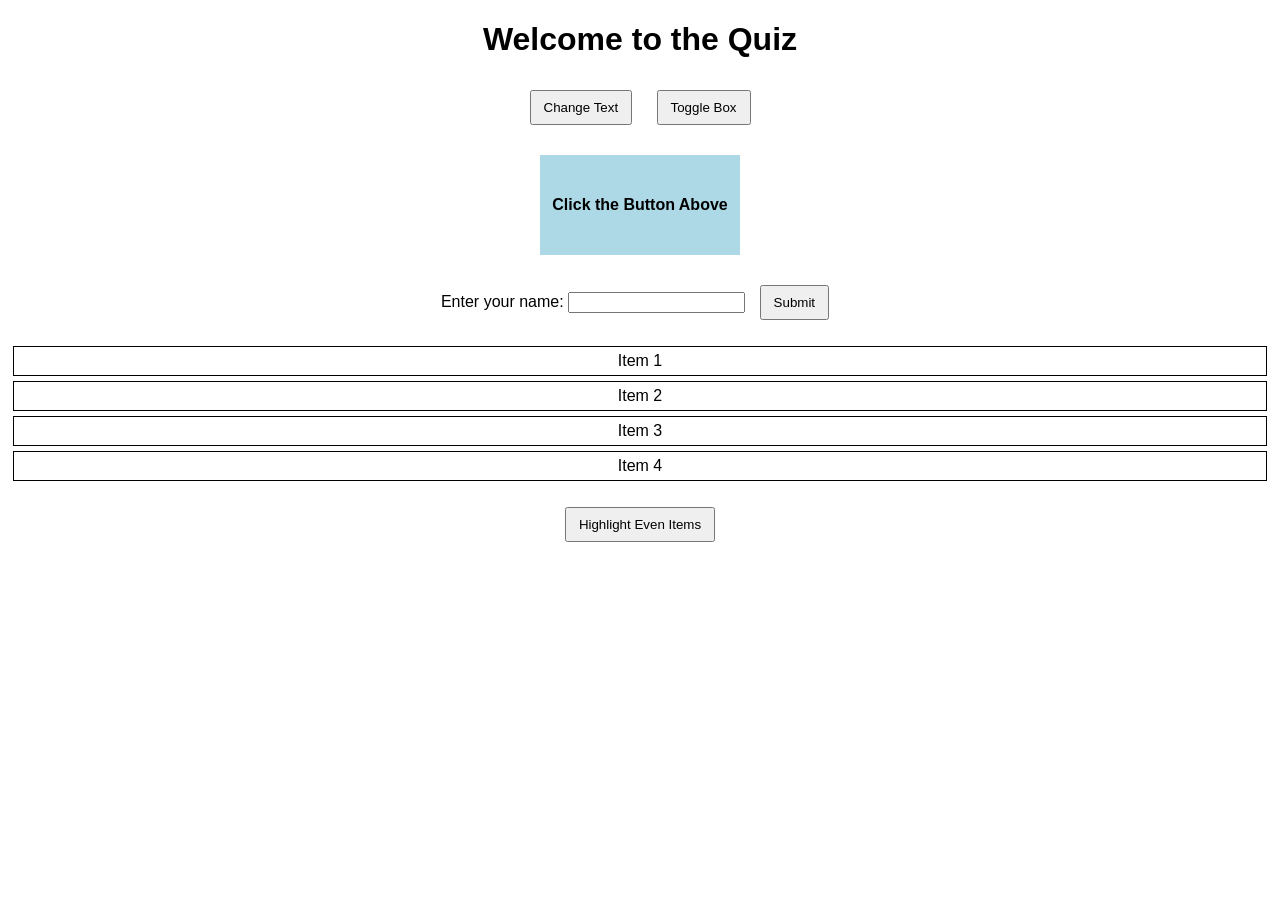
<file: Class Activity 2/index.html>
<!DOCTYPE html>
<html lang="en">
<head>
    <meta charset="UTF-8">
    <meta name="viewport" content="width=device-width, initial-scale=1.0">
    <title>JavaScript Quiz</title>
    <link rel="stylesheet" href="style.css">
</head>
<body>

    <h1 id="title">Welcome to the Quiz</h1>

    <button id="changeText">Change Text</button>
    <button id="toggleBox">Toggle Box</button>
    

    <div class="box" id="box">Click the Button Above</div>

    <form id="userForm">
        <label for="username">Enter your name:</label>
        <input type="text" id="username">
        <button type="submit" id="submitButton">Submit</button>
    </form>

    <p id="message"></p>

    <ul id="itemList">
        <li>Item 1</li>
        <li>Item 2</li>
        <li>Item 3</li>
        <li>Item 4</li>
    </ul>
    <button id="highlightItems">Highlight Even Items</button>

    <script src="script.js"></script>
</body>
</html>
</file>
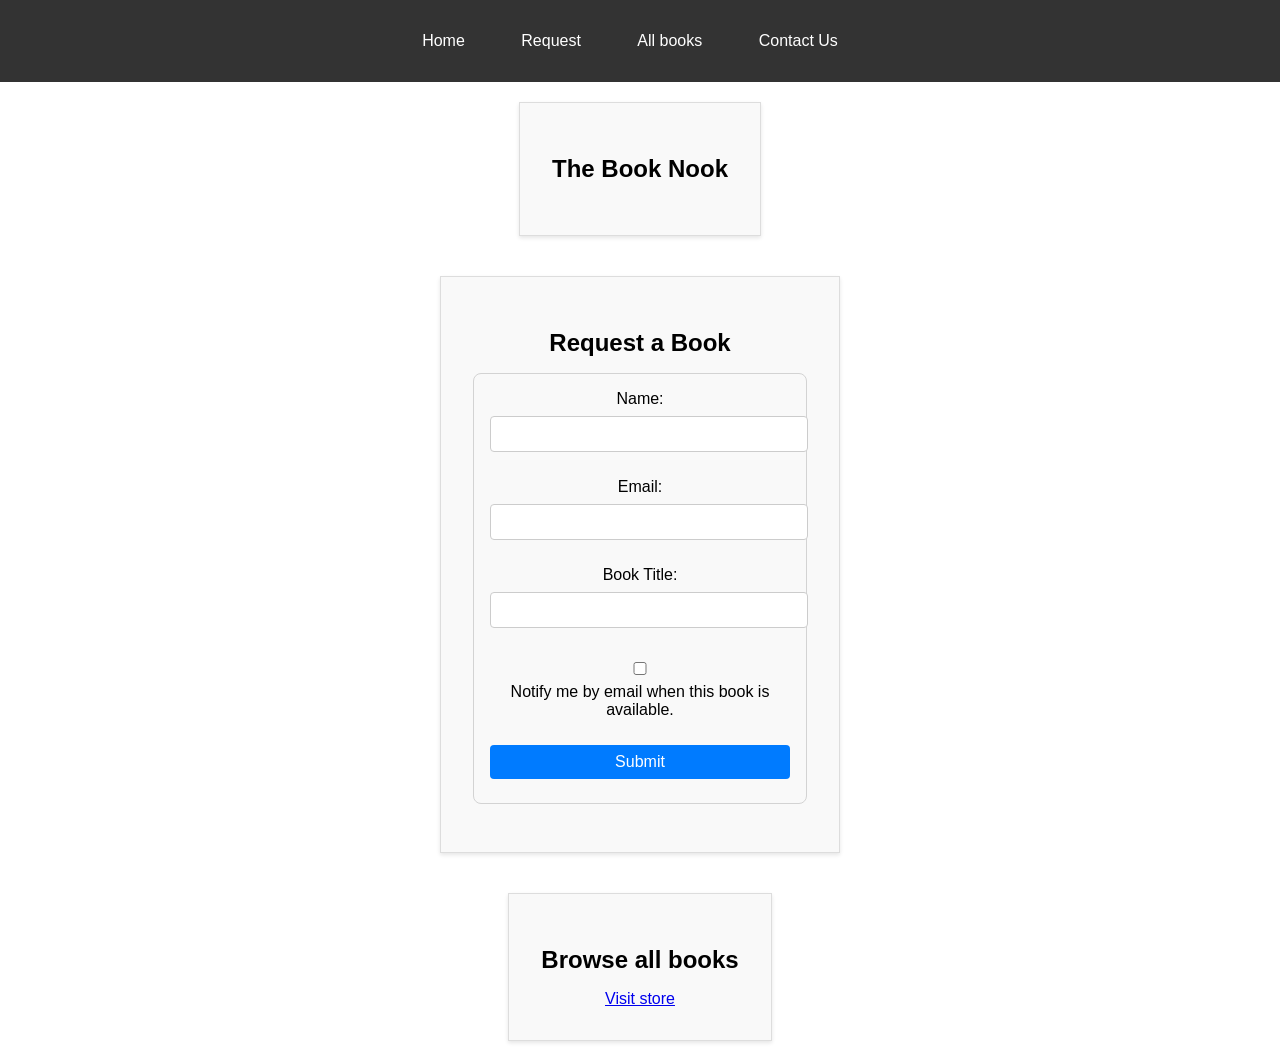
<file: Class Activities/bookstore.html>
<!DOCTYPE html>
<html lang="en">
<link rel="stylesheet" href="bookstore.css">

<head>
    <meta charset="UTF-8">
    <meta name="viewport" content="width=device-width, initial-scale=1.0">
    <title>Online Bookstore</title>
    <style>
        body {
            font-family: Arial, sans-serif;
        }
        nav ul {
            list-style-type: none;
            padding: 0;
        }
        nav ul li {
            display: inline;
            margin-right: 20px;
        }
        section {
            margin: 20px 0;
        }
    </style>
</head>
<body>
    <nav>
        <ul>
            <li><a href="#home">Home</a></li>
            <li><a href="#request">Request</a></li>
            <li><a href="#browse">All books</a></li>
            <li><a href="mailto:contact@bookstore.com">Contact Us</a></li>
        </ul>
    </nav>

    <section id="home">
        <h1>The Book Nook</h1>
    </section>

    <section id="request">
        <h2>Request a Book</h2>
        <form>
            <label for="name">Name:</label>
            <input type="text" id="name" name="name" required><br><br>
            <label for="email">Email:</label>
            <input type="email" id="email" name="email" required><br><br>
            <label for="book-title">Book Title:</label>
            <input type="text" id="book-title" name="book-title" required><br><br>
            <label for="notify">
                <input type="checkbox" id="notify" name="notify">
                Notify me by email when this book is available.
            </label><br><br>
            <button type="submit">Submit</button>
        </form>
    </section>

    <section id="browse">
        <h2>Browse all books</h2>
        <a href="https://www.libertybooks.com" target="_blank">Visit store</a>
    </section>
</body>
</html>
</file>
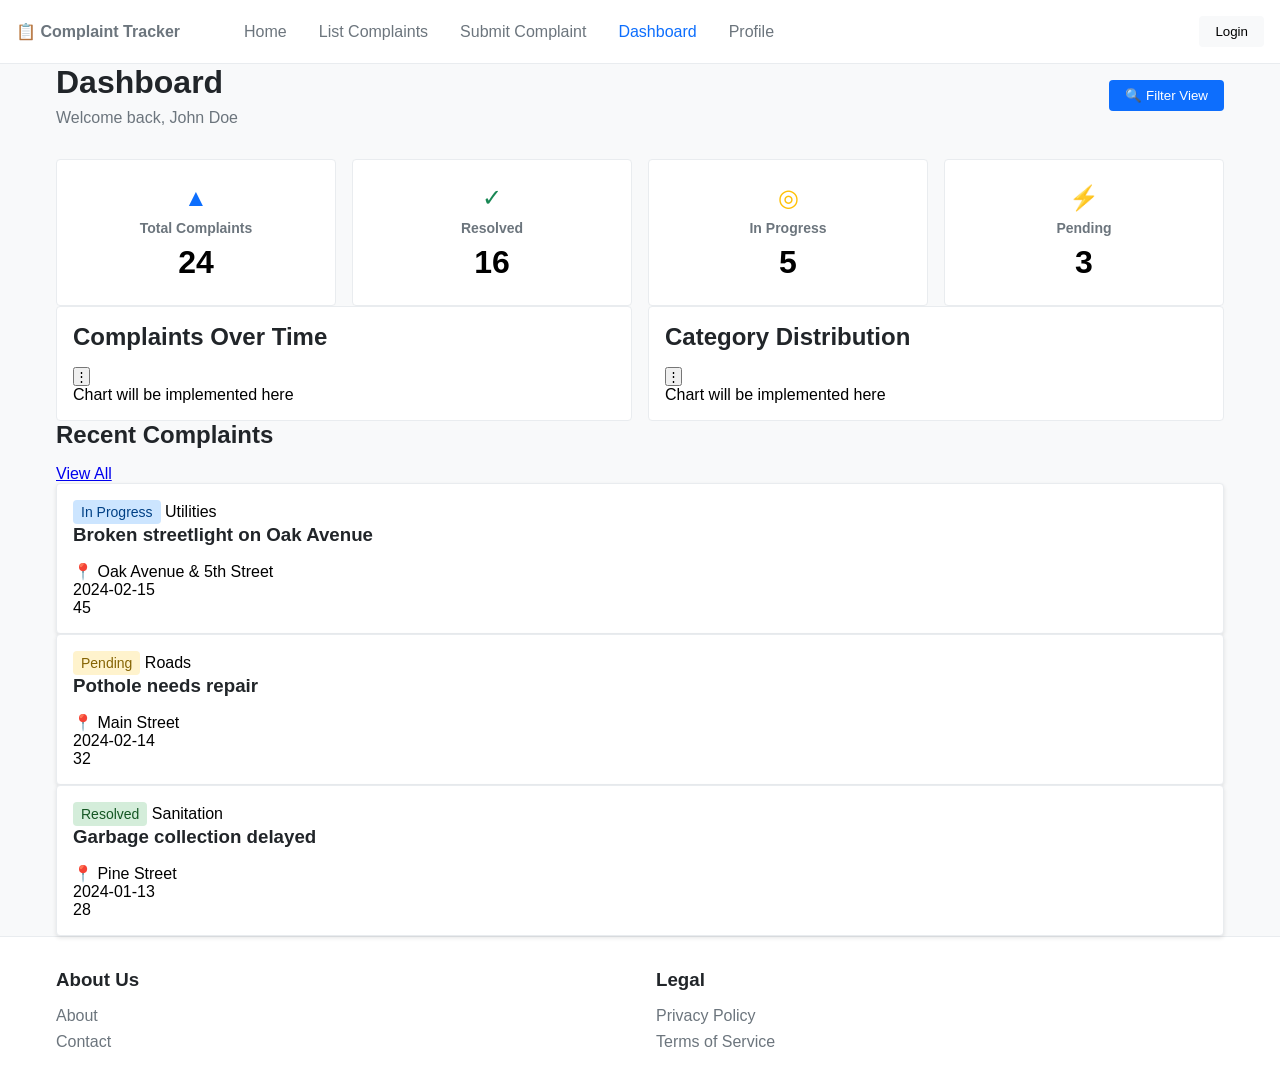
<file: Project/CSS_HTML/dashboard.html>
<!DOCTYPE html>
<html lang="en">
  <head>
    <!-- Meta information and linking to external stylesheet -->
    <meta charset="UTF-8" />
    <meta name="viewport" content="width=device-width, initial-scale=1.0" />
    <title>Dashboard - Complaint Tracker</title>
    <link rel="stylesheet" href="styles.css" />
  </head>
  <body>
    <!-- Header section with navigation links -->
    <header class="header">
      <nav class="nav">
        <!-- Logo and navigation links -->
        <a href="homepage.html" class="logo">📋 Complaint Tracker</a>
        <a href="homepage.html">Home</a>
        <a href="ListComplaints.html">List Complaints</a>
        <a href="submit.html">Submit Complaint</a>
        <a href="dashboard.html" class="active">Dashboard</a>
        <a href="profile.html">Profile</a>
        <!-- Login button -->
        <button class="login-btn">Login</button>
      </nav>
    </header>

    <!-- Main content section for dashboard -->
    <main class="main-content">
      <!-- Dashboard header with welcome message and filter button -->
      <div class="dashboard-header">
        <div class="title-section">
          <!-- Page title and greeting message -->
          <h1>Dashboard</h1>
          <p>Welcome back, John Doe</p>
        </div>
        <!-- Filter view button -->
        <button class="filter-btn">🔍 Filter View</button>
      </div>

      <!-- Statistics grid showing key data points -->
      <div class="stats-grid">
        <!-- Each stat card shows a key metric -->
        <div class="stat-card total">
          <span class="stat-icon">▲</span>
          <h3>Total Complaints</h3>
          <p class="number">24</p>
        </div>
        <div class="stat-card resolved">
          <span class="stat-icon">✓</span>
          <h3>Resolved</h3>
          <p class="number">16</p>
        </div>
        <div class="stat-card in-progress">
          <span class="stat-icon">◎</span>
          <h3>In Progress</h3>
          <p class="number">5</p>
        </div>
        <div class="stat-card pending">
          <span class="stat-icon">⚡</span>
          <h3>Pending</h3>
          <p class="number">3</p>
        </div>
      </div>

      <!-- Section displaying charts related to complaints -->
      <div class="charts-section">
        <div class="chart-container">
          <div class="chart-header">
            <!-- Chart title and expand button -->
            <h2>Complaints Over Time</h2>
            <button class="expand-btn">⋮</button>
          </div>
          <!-- Placeholder for Complaints Over Time chart -->
          <div class="chart-placeholder">
            <p>Chart will be implemented here</p>
          </div>
        </div>

        <div class="chart-container">
          <div class="chart-header">
            <!-- Chart title and expand button -->
            <h2>Category Distribution</h2>
            <button class="expand-btn">⋮</button>
          </div>
          <!-- Placeholder for Category Distribution chart -->
          <div class="chart-placeholder">
            <p>Chart will be implemented here</p>
          </div>
        </div>
      </div>

      <!-- Section for displaying recent complaints -->
      <section class="recent-complaints">
        <div class="section-header">
          <!-- Recent Complaints section title and view all link -->
          <h2>Recent Complaints</h2>
          <a href="#" class="view-all">View All</a>
        </div>

        <!-- List of recent complaints -->
        <div class="complaints-list">
          <!-- Individual complaint card with onclick navigation -->
          <div
            class="complaint-card"
            onclick="location.href='complaint_details.html'"
          >
            <span class="status in-progress">In Progress</span>
            <span class="category">Utilities</span>
            <h3>Broken streetlight on Oak Avenue</h3>
            <p class="location">📍 Oak Avenue & 5th Street</p>
            <p class="date">2024-02-15</p>
            <span class="votes">45</span>
          </div>

          <div
            class="complaint-card"
            onclick="location.href='complaint_details.html'"
          >
            <span class="status pending">Pending</span>
            <span class="category">Roads</span>
            <h3>Pothole needs repair</h3>
            <p class="location">📍 Main Street</p>
            <p class="date">2024-02-14</p>
            <span class="votes">32</span>
          </div>

          <div
            class="complaint-card"
            onclick="location.href='complaint_details.html'"
          >
            <span class="status resolved">Resolved</span>
            <span class="category">Sanitation</span>
            <h3>Garbage collection delayed</h3>
            <p class="location">📍 Pine Street</p>
            <p class="date">2024-01-13</p>
            <span class="votes">28</span>
          </div>
        </div>
      </section>
    </main>

    <!-- Footer section with legal and about us links -->
    <footer class="footer">
      <div class="footer-content">
        <div>
          <h3>About Us</h3>
          <a href="#">About</a>
          <a href="#">Contact</a>
        </div>
        <div>
          <h3>Legal</h3>
          <a href="#">Privacy Policy</a>
          <a href="#">Terms of Service</a>
        </div>
      </div>
    </footer>
  </body>
</html>
</file>
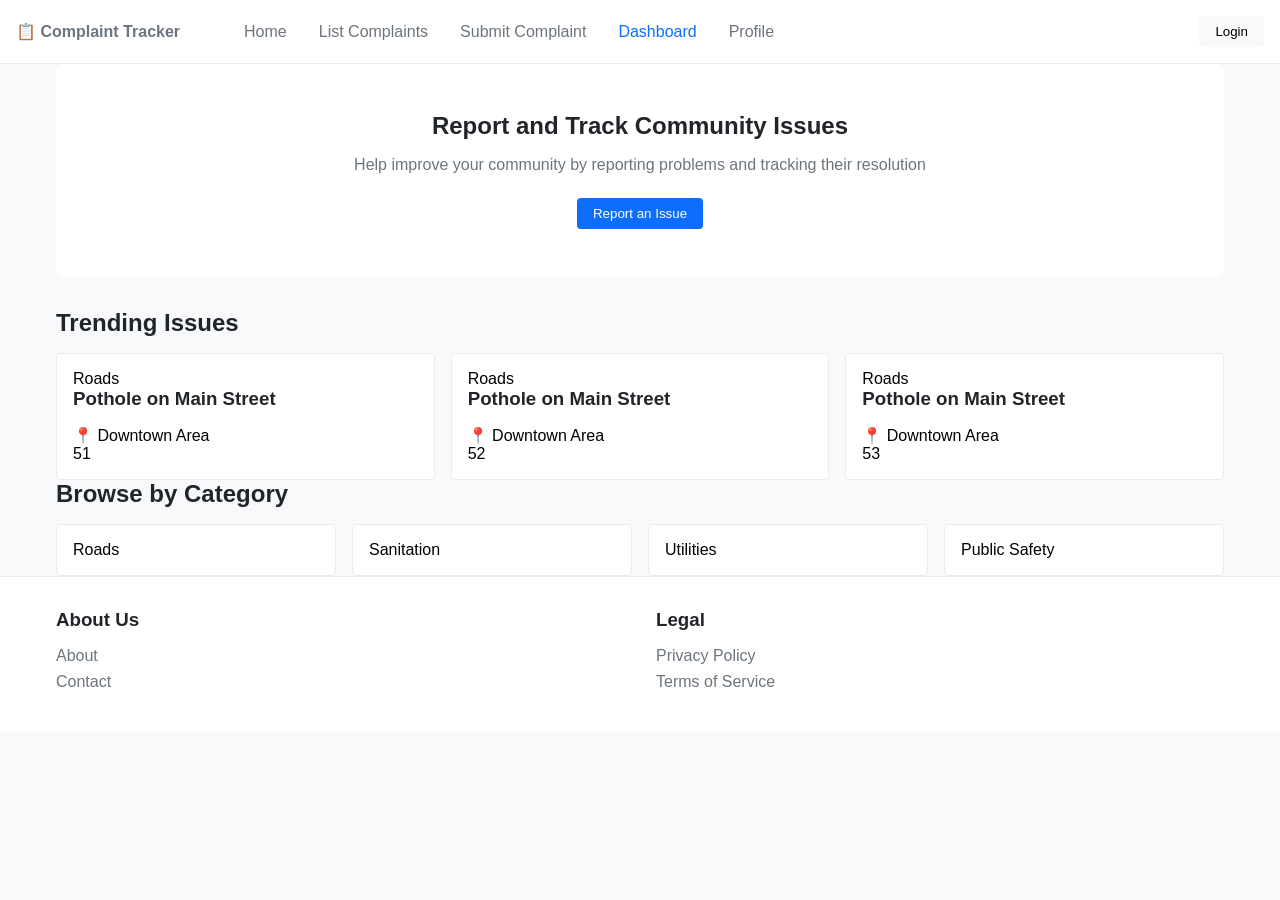
<file: Project/CSS_HTML/homepage.html>
<!DOCTYPE html>
<html lang="en">
  <head>
    <!-- Meta information for character set and viewport configuration -->
    <meta charset="UTF-8" />
    <meta name="viewport" content="width=device-width, initial-scale=1.0" />
    <title>Complaint Tracker</title>
    <link rel="stylesheet" href="./styles.css" />
  </head>
  <body>
    <!-- Header section containing navigation links -->
    <header class="header">
      <nav class="nav">
        <!-- Logo and navigation links -->
        <a href="homepage.html" class="logo">📋 Complaint Tracker</a>
        <a href="homepage.html">Home</a>
        <a href="ListComplaints.html">List Complaints</a>
        <a href="submit.html">Submit Complaint</a>
        <a href="dashboard.html" class="active">Dashboard</a>
        <a href="profile.html">Profile</a>
        <!-- Login button -->
        <button class="login-btn">Login</button>
      </nav>
    </header>

    <!-- Main content area -->
    <main class="main-content">
      <!-- Hero section for site introduction -->
      <section class="hero">
        <h1>Report and Track Community Issues</h1>
        <p>
          Help improve your community by reporting problems and tracking their
          resolution
        </p>
        <!-- Button to report an issue -->
        <button class="report-btn">Report an Issue</button>
      </section>

      <!-- Trending issues section with popular issues -->
      <section class="trending">
        <h2>Trending Issues</h2>
        <div class="issues-grid">
          <!-- Individual issue cards, each representing a trending issue -->
          <div class="issue-card">
            <span class="tag">Roads</span>
            <h3>Pothole on Main Street</h3>
            <p class="location">📍 Downtown Area</p>
            <span class="vote-count">51</span>
          </div>
          <div class="issue-card">
            <span class="tag">Roads</span>
            <h3>Pothole on Main Street</h3>
            <p class="location">📍 Downtown Area</p>
            <span class="vote-count">52</span>
          </div>
          <div class="issue-card">
            <span class="tag">Roads</span>
            <h3>Pothole on Main Street</h3>
            <p class="location">📍 Downtown Area</p>
            <span class="vote-count">53</span>
          </div>
        </div>
      </section>

      <!-- Categories section for browsing issues by category -->
      <section class="categories">
        <h2>Browse by Category</h2>
        <div class="category-grid">
          <!-- Category cards, each representing a different category -->
          <div class="category-card">Roads</div>
          <div class="category-card">Sanitation</div>
          <div class="category-card">Utilities</div>
          <div class="category-card">Public Safety</div>
        </div>
      </section>
    </main>

    <!-- Footer section with legal and about us links -->
    <footer class="footer">
      <div class="footer-content">
        <div>
          <!-- Links related to the about us section -->
          <h3>About Us</h3>
          <a href="#">About</a>
          <a href="#">Contact</a>
        </div>
        <div>
          <!-- Legal links including privacy policy and terms of service -->
          <h3>Legal</h3>
          <a href="#">Privacy Policy</a>
          <a href="#">Terms of Service</a>
        </div>
      </div>
    </footer>
  </body>
</html>
</file>
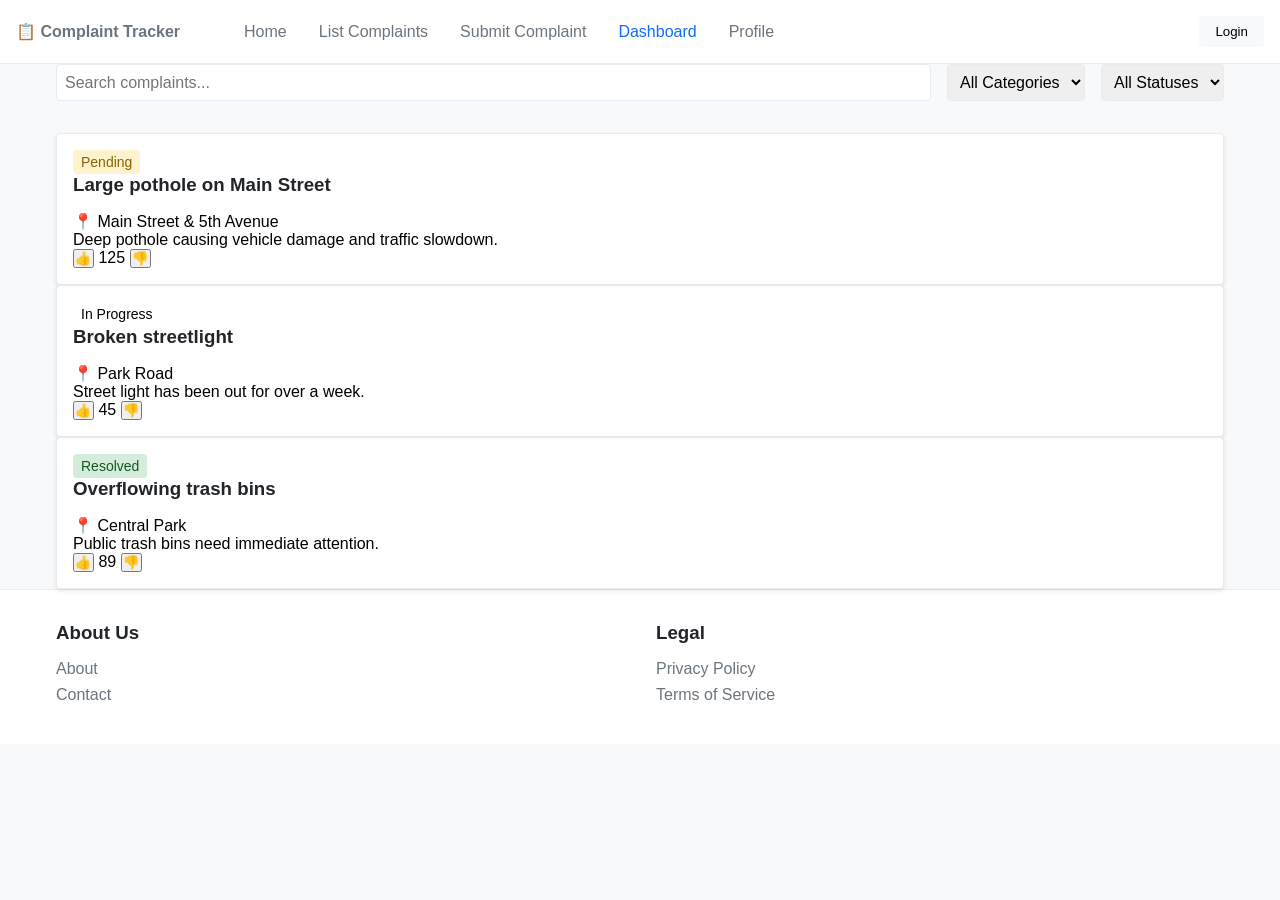
<file: Project/CSS_HTML/ListComplaints.html>
<!DOCTYPE html>
<html lang="en">
  <head>
    <!-- Meta information for character set and viewport configuration -->
    <meta charset="UTF-8" />
    <meta name="viewport" content="width=device-width, initial-scale=1.0" />
    <title>List Complaints</title>
    <link rel="stylesheet" href="./styles.css" />
  </head>
  <body>
    <!-- Header section containing navigation links -->
    <header class="header">
      <nav class="nav">
        <!-- Logo and navigation links -->
        <a href="homepage.html" class="logo">📋 Complaint Tracker</a>
        <a href="homepage.html">Home</a>
        <a href="ListComplaints.html">List Complaints</a>
        <a href="submit.html">Submit Complaint</a>
        <a href="dashboard.html" class="active">Dashboard</a>
        <a href="profile.html">Profile</a>
        <!-- Login button -->
        <button class="login-btn">Login</button>
      </nav>
    </header>

    <!-- Main content area -->
    <main class="main-content">
      <!-- Search and filter section for complaints -->
      <section class="search-filters">
        <!-- Search box to find complaints -->
        <input
          type="text"
          placeholder="Search complaints..."
          class="search-box"
        />
        <!-- Dropdown menu for filtering complaints by category -->
        <select class="filter-dropdown">
          <option value="all">All Categories</option>
          <option value="roads">Roads</option>
          <option value="sanitation">Sanitation</option>
          <option value="utilities">Utilities</option>
          <option value="safety">Public Safety</option>
        </select>
        <!-- Dropdown menu for filtering complaints by status -->
        <select class="filter-dropdown">
          <option value="all">All Statuses</option>
          <option value="pending">Pending</option>
          <option value="progress">In Progress</option>
          <option value="resolved">Resolved</option>
        </select>
      </section>

      <!-- Section displaying the list of complaints -->
      <section class="complaints-list">
        <!-- Each complaint card represents a specific complaint -->
        <div
          class="complaint-card"
          onclick="location.href='complaint_details.html'"
        >
          <!-- Complaint status badge (Pending) -->
          <span class="status pending">Pending</span>
          <h3>Large pothole on Main Street</h3>
          <p class="location">📍 Main Street & 5th Avenue</p>
          <p class="description">
            Deep pothole causing vehicle damage and traffic slowdown.
          </p>
          <div class="vote-buttons">
            <!-- Upvote button -->
            <button
              class="upvote"
              onclick="event.stopPropagation(); vote(this, 1);"
            >
              👍
            </button>
            <span class="vote-count">125</span>
            <!-- Downvote button -->
            <button
              class="downvote"
              onclick="event.stopPropagation(); vote(this, -1);"
            >
              👎
            </button>
          </div>
        </div>

        <div
          class="complaint-card"
          onclick="location.href='complaint_details.html'"
        >
          <!-- Complaint status badge (In Progress) -->
          <span class="status progress">In Progress</span>
          <h3>Broken streetlight</h3>
          <p class="location">📍 Park Road</p>
          <p class="description">Street light has been out for over a week.</p>
          <div class="vote-buttons">
            <!-- Upvote button -->
            <button
              class="upvote"
              onclick="event.stopPropagation(); vote(this, 1);"
            >
              👍
            </button>
            <span class="vote-count">45</span>
            <!-- Downvote button -->
            <button
              class="downvote"
              onclick="event.stopPropagation(); vote(this, -1);"
            >
              👎
            </button>
          </div>
        </div>

        <div
          class="complaint-card"
          onclick="location.href='complaint_details.html'"
        >
          <!-- Complaint status badge (Resolved) -->
          <span class="status resolved">Resolved</span>
          <h3>Overflowing trash bins</h3>
          <p class="location">📍 Central Park</p>
          <p class="description">Public trash bins need immediate attention.</p>
          <div class="vote-buttons">
            <!-- Upvote button -->
            <button
              class="upvote"
              onclick="event.stopPropagation(); vote(this, 1);"
            >
              👍
            </button>
            <span class="vote-count">89</span>
            <!-- Downvote button -->
            <button
              class="downvote"
              onclick="event.stopPropagation(); vote(this, -1);"
            >
              👎
            </button>
          </div>
        </div>
      </section>
    </main>

    <!-- Footer section with legal and about us links -->
    <footer class="footer">
      <div class="footer-content">
        <div>
          <!-- About us section links -->
          <h3>About Us</h3>
          <a href="#">About</a>
          <a href="#">Contact</a>
        </div>
        <div>
          <!-- Legal section links -->
          <h3>Legal</h3>
          <a href="#">Privacy Policy</a>
          <a href="#">Terms of Service</a>
        </div>
      </div>
    </footer>
  </body>
</html>
</file>
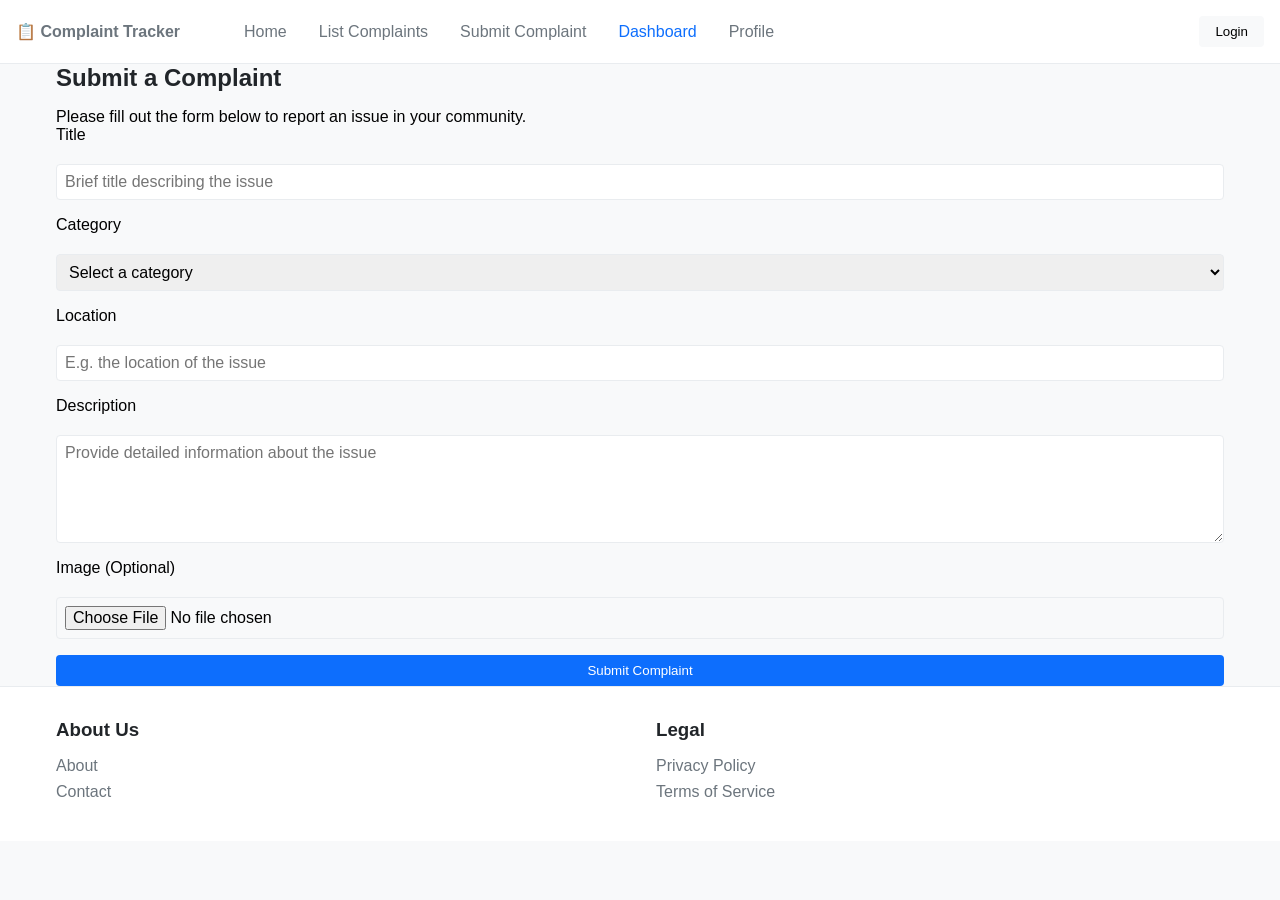
<file: Project/CSS_HTML/submit.html>
<!DOCTYPE html>
<html lang="en">
  <head>
    <!-- Meta information for character set and viewport configuration -->
    <meta charset="UTF-8" />
    <meta name="viewport" content="width=device-width, initial-scale=1.0" />
    <title>Submit Complaint</title>
    <link rel="stylesheet" href="styles.css" />
  </head>
  <body>
    <!-- Header section with navigation links -->
    <header class="header">
      <nav class="nav">
        <!-- Logo and navigation links -->
        <a href="homepage.html" class="logo">📋 Complaint Tracker</a>
        <a href="homepage.html">Home</a>
        <a href="ListComplaints.html">List Complaints</a>
        <a href="submit.html">Submit Complaint</a>
        <a href="dashboard.html" class="active">Dashboard</a>
        <a href="profile.html">Profile</a>
        <!-- Login button -->
        <button class="login-btn">Login</button>
      </nav>
    </header>

    <!-- Main content area -->
    <main class="main-content">
      <section class="submit-section">
        <!-- Heading and description for the form -->
        <h2>Submit a Complaint</h2>
        <p>
          Please fill out the form below to report an issue in your community.
        </p>

        <!-- Complaint submission form -->
        <form class="complaint-form" action="#" method="POST">
          <!-- Title field for the complaint -->
          <label for="title">Title</label>
          <input
            type="text"
            id="title"
            name="title"
            placeholder="Brief title describing the issue"
            required
          />

          <!-- Dropdown for selecting the category of the complaint -->
          <label for="category">Category</label>
          <select id="category" name="category" required>
            <option value="">Select a category</option>
            <option value="roads">Roads</option>
            <option value="sanitation">Sanitation</option>
            <option value="utilities">Utilities</option>
            <option value="public-safety">Public Safety</option>
          </select>

          <!-- Location input to describe where the issue is -->
          <label for="location">Location</label>
          <input
            type="text"
            id="location"
            name="location"
            placeholder="E.g. the location of the issue"
          />

          <!-- Textarea for providing a detailed description of the issue -->
          <label for="description">Description</label>
          <textarea
            id="description"
            name="description"
            rows="5"
            placeholder="Provide detailed information about the issue"
          ></textarea>

          <!-- Optional file upload for attaching images related to the complaint -->
          <label for="image">Image (Optional)</label>
          <input type="file" id="image" name="image" />

          <!-- Submit button for the form -->
          <button type="submit">Submit Complaint</button>
        </form>
      </section>
    </main>

    <!-- Footer section with legal and about us links -->
    <footer class="footer">
      <div class="footer-content">
        <div>
          <!-- About us section links -->
          <h3>About Us</h3>
          <a href="#">About</a>
          <a href="#">Contact</a>
        </div>
        <div>
          <!-- Legal section links -->
          <h3>Legal</h3>
          <a href="#">Privacy Policy</a>
          <a href="#">Terms of Service</a>
        </div>
      </div>
    </footer>
  </body>
</html>
</file>
<file: Class Activity 2/style.css>
body {
        font-family: Arial, sans-serif;
        text-align: center;
    }
    
    button {
        margin: 10px;
        padding: 8px 12px;
        cursor: pointer;
    }
    
    .box {
        width: 200px;
        height: 100px;
        background-color: lightblue;
        margin: 20px auto;
        display: flex;
        align-items: center;
        justify-content: center;
        font-weight: bold;
    }
    
    .hidden {
        display: none;
    }
    
    ul {
        list-style: none;
        padding: 0;
    }
    
    li {
        padding: 5px;
        border: 1px solid black;
        margin: 5px;
    }
</file>
<file: Class Activities/bookstore.css>
body {
    display: flex;
    justify-content: center;
    align-items: center;
    flex-direction: column;
    min-height: 100vh;
    margin: 0;
}


nav {
    background-color: #333;
    padding: 1rem;
    width: 100%;
    display: flex;
    justify-content: space-around;
}

nav a {
    color: white;
    text-decoration: none;
    padding: 0.5rem 1rem;
}

nav a:hover {
    background-color: #555;
}

form {
    border: 1px solid lightgray;
    padding: 1rem;
    border-radius: 8px;
    width: 300px;
    margin: 1rem 0;
}

form input, form button {
    width: 100%;
    padding: 0.5rem;
    margin: 0.5rem 0;
    border: 1px solid #ccc;
    border-radius: 4px;
    font-size: 1rem;
}

form button {
    background-color: #007BFF;
    color: white;
    border: none;
    cursor: pointer;
}

form button:hover {
    background-color: #0056b3;
}


section {
    padding: 2rem;
    margin: 1rem 0;
    background-color: #f9f9f9;
    border: 1px solid #ddd;
    box-shadow: 0 2px 4px rgba(0, 0, 0, 0.1);
    text-align: center;
}

section h2 {
    margin-bottom: 1rem;
}

section a.button {
    display: inline-block;
    padding: 0.75rem 1.5rem;
    background-color: #007BFF;
    color: white;
    text-decoration: none;
    border-radius: 4px;
    font-weight: bold;
    margin-top: 1rem;
}

section a.button:hover {
    background-color: #0056b3;
}
</file>
<file: Project/CSS_HTML/styles.css>
/* Base styles */
* {
  margin: 0;
  padding: 0;
  box-sizing: border-box;
  font-family: -apple-system, BlinkMacSystemFont, "Segoe UI", Roboto, sans-serif;
}

h1,
h2,
h3,
h4,
h5,
h6 {
  font-family: "Montserrat", sans-serif;
  color: #212529;
  margin-bottom: 1rem;
}

body {
  background-color: #f8f9fa;
}

/* Container styles */
.container,
.main-content,
.footer-content {
  max-width: 1200px;
  margin: 0 auto;
  padding: 0 1rem;
}

/* Header and Navigation */
.header {
  padding: 1rem;
  border-bottom: 1px solid #e9ecef;
  background-color: white;
}

.nav {
  display: flex;
  gap: 2rem;
  align-items: center;
}

.nav a {
  text-decoration: none;
  color: #6c757d;
}

.nav a:hover,
.footer a:hover {
  color: #212529;
}

.nav a.active {
  color: #0d6efd;
}

.logo {
  font-weight: bold;
  color: #212529;
  text-decoration: none;
  margin-right: 2rem;
}

/* Hero section */
.hero {
  text-align: center;
  padding: 3rem 0;
  background-color: white;
  border-radius: 8px;
  margin-bottom: 2rem;
}

.hero h1 {
  margin-bottom: 1rem;
}

.hero p {
  color: #6c757d;
  margin-bottom: 1.5rem;
}

/* Buttons */
.login-btn {
  margin-left: auto;
  background-color: #f8f9fa;
}

.report-btn,
.filter-btn,
.post-comment-button,
.upvote-button,
.complaint-form button[type="submit"] {
  background-color: #0d6efd;
  color: white;
}

.login-btn,
.report-btn,
.filter-btn,
.post-comment-button,
.upvote-button,
.complaint-form button[type="submit"] {
  padding: 0.5rem 1rem;
  border: none;
  border-radius: 4px;
  cursor: pointer;
}

.report-btn:hover,
.filter-btn:hover,
.post-comment-button:hover,
.upvote-button:hover,
.complaint-form button[type="submit"]:hover {
  background-color: #0b5ed7;
}

/* Cards */
.issue-card,
.category-card,
.complaint-card,
.stat-card,
.chart-container,
.details-sidebar {
  background-color: white;
  padding: 1rem;
  border-radius: 4px;
  border: 1px solid #e9ecef;
}

.complaint-card {
  position: relative;
  box-shadow: 0 2px 4px rgba(0, 0, 0, 0.1);
  transition: box-shadow 0.3s ease-in-out, transform 0.2s;
  text-decoration: none;
  color: inherit;
  cursor: pointer;
}

.complaint-card:hover {
  box-shadow: 0 4px 8px rgba(0, 0, 0, 0.2);
  transform: scale(1.02);
}

/* Status styles */
.status {
  display: inline-block;
  padding: 0.25rem 0.5rem;
  border-radius: 4px;
  font-size: 0.875rem;
}

.status.pending {
  background-color: #fff3cd;
  color: #856404;
}

.status.in-progress {
  background-color: #cce5ff;
  color: #004085;
}

.status.resolved {
  background-color: #d4edda;
  color: #155724;
}

/* Grid layouts */
.issues-grid,
.category-grid,
.stats-grid,
.charts-section {
  display: grid;
  gap: 1rem;
}

.issues-grid {
  grid-template-columns: repeat(3, 1fr);
}

.category-grid {
  grid-template-columns: repeat(4, 1fr);
}

.stats-grid {
  grid-template-columns: repeat(4, 1fr);
}

.charts-section {
  grid-template-columns: repeat(2, 1fr);
}

/* Forms */
.complaint-form input[type="text"],
.complaint-form select,
.complaint-form textarea,
.complaint-form input[type="file"],
.search-box,
.filter-dropdown {
  padding: 0.5rem;
  border: 1px solid #e9ecef;
  border-radius: 4px;
  font: inherit;
}

.complaint-form {
  display: flex;
  flex-direction: column;
  gap: 1rem;
}

.complaint-form label {
  font-weight: 500;
  margin-bottom: 0.25rem;
}

/* Search and filters */
.search-filters {
  display: flex;
  gap: 1rem;
  margin-bottom: 2rem;
}

.search-box {
  flex: 1;
}

/* Profile styles */
.profile-header {
  display: flex;
  justify-content: space-between;
  align-items: flex-start;
}

.avatar {
  width: 96px;
  height: 96px;
  border-radius: 50%;
  object-fit: cover;
}

.profile-info {
  display: flex;
  gap: 1rem;
}

.profile-avatar {
  position: relative;
}

.camera-btn {
  position: absolute;
  bottom: 0;
  right: 0;
  padding: 0.375rem;
  background-color: white;
  border-radius: 50%;
  border: 1px solid #e9ecef;
  cursor: pointer;
}

.camera-btn i {
  width: 16px;
  height: 16px;
  color: #6c757d;
}

/* Toggle switch */
.toggle {
  position: relative;
  display: inline-block;
  width: 44px;
  height: 24px;
}

.toggle input {
  opacity: 0;
  width: 0;
  height: 0;
}

.toggle-slider {
  position: absolute;
  cursor: pointer;
  top: 0;
  left: 0;
  right: 0;
  bottom: 0;
  background-color: #e9ecef;
  transition: 0.4s;
  border-radius: 24px;
}

.toggle-slider:before {
  position: absolute;
  content: "";
  height: 20px;
  width: 20px;
  left: 2px;
  bottom: 2px;
  background-color: white;
  transition: 0.4s;
  border-radius: 50%;
}

.toggle input:checked + .toggle-slider {
  background-color: #0d6efd;
}

.toggle input:checked + .toggle-slider:before {
  transform: translateX(20px);
}

/* Footer */
.footer {
  background-color: white;
  padding: 2rem;
  border-top: 1px solid #e9ecef;
}

.footer-content {
  display: grid;
  grid-template-columns: repeat(2, 1fr);
  gap: 2rem;
}

.footer a {
  display: block;
  color: #6c757d;
  text-decoration: none;
  margin-bottom: 0.5rem;
}

/* Dashboard */
.dashboard-header {
  display: flex;
  justify-content: space-between;
  align-items: center;
  margin-bottom: 2rem;
}

.title-section h1 {
  margin-bottom: 0.5rem;
}

.title-section p {
  color: #6c757d;
}

/* Stats */
.stat-card {
  padding: 1.5rem;
  text-align: center;
}

.stat-card h3 {
  color: #6c757d;
  font-size: 0.875rem;
  margin-bottom: 0.5rem;
}

.stat-card .number {
  font-size: 2rem;
  font-weight: bold;
}

.stat-icon {
  font-size: 1.5rem;
  margin-bottom: 0.5rem;
  display: block;
}

.total .stat-icon {
  color: #0d6efd;
}
.resolved .stat-icon {
  color: #198754;
}
.in-progress .stat-icon {
  color: #ffc107;
}
.pending .stat-icon {
  color: #dc3545;
}

/* Responsive styles */
@media (max-width: 768px) {
  .issues-grid,
  .form-grid {
    grid-template-columns: 1fr;
  }

  .category-grid,
  .stats-grid {
    grid-template-columns: repeat(2, 1fr);
  }

  .charts-section {
    grid-template-columns: 1fr;
  }

  .footer-content {
    grid-template-columns: 1fr;
  }

  .profile-header {
    flex-direction: column;
    gap: 1rem;
  }

  .report-btn,
  .filter-btn {
    width: 100%;
  }

  .dashboard-header {
    flex-direction: column;
    gap: 1rem;
    text-align: center;
  }
}
</file>
